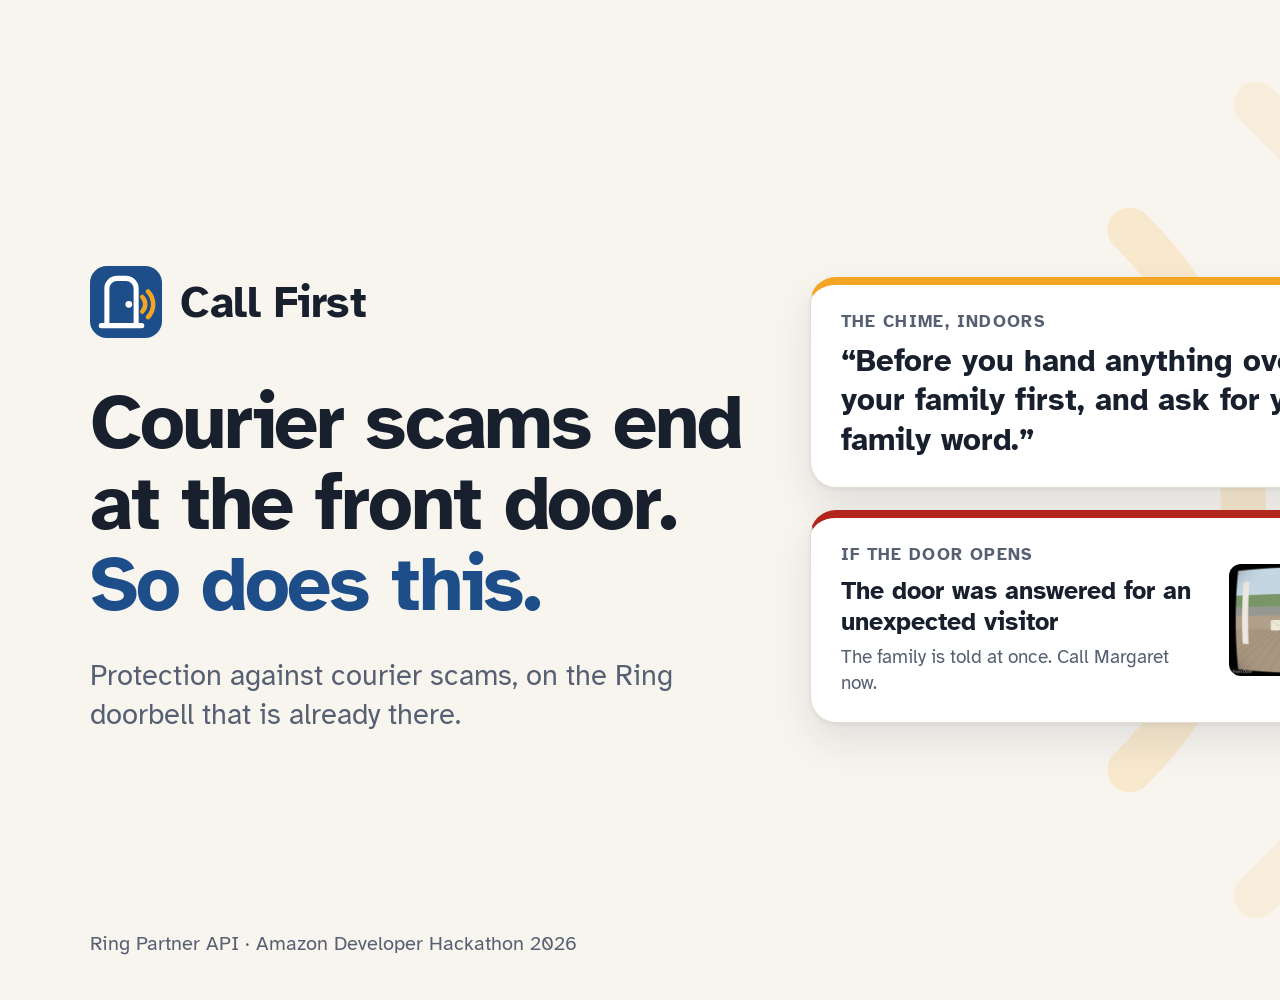
<file: submission/cover.html>
<!doctype html>
<html lang="en">
<head>
<meta charset="utf-8">
<title>Call First — cover</title>
<style>
@font-face { font-family: "AH"; font-weight: 400;
  src: url("../callfirst/static/fonts/atkinson-hyperlegible-400.woff2") format("woff2"); }
@font-face { font-family: "AH"; font-weight: 700;
  src: url("../callfirst/static/fonts/atkinson-hyperlegible-700.woff2") format("woff2"); }
:root { --bg: #f8f5ef; --ink: #18202e; --muted: #566072; --line: #e4ddd1; --brand: #1d4e89;
  --accent: #f5a524; --alarm: #b3261e; }
* { box-sizing: border-box; margin: 0; }
body { font-family: "AH", sans-serif; color: var(--ink); background: #ddd; }
.frame { width: 1500px; height: 1000px; background: var(--bg); position: relative; overflow: hidden;
  display: grid; grid-template-columns: 1.05fr .95fr; gap: 56px; align-items: center; padding: 90px; }
.wide .frame { width: 1280px; height: 640px; padding: 64px 70px; gap: 44px; }
.logo .frame { width: 1200px; height: 400px; display: flex; justify-content: center; padding: 0; }

/* The mark's arcs, grown into the background. */
.waves { position: absolute; right: -260px; top: 50%; width: 900px; height: 900px;
  transform: translateY(-50%); pointer-events: none; }

.brand { display: flex; align-items: center; gap: 18px; font-weight: 700; font-size: 44px;
  letter-spacing: -.01em; margin-bottom: 44px; }
.brand img { width: 72px; height: 72px; }
.logo .brand { font-size: 110px; gap: 36px; margin: 0; }
.logo .brand img { width: 170px; height: 170px; }
h1 { font-size: 78px; line-height: 1.04; letter-spacing: -.03em; }
h1 span { color: var(--brand); }
.sub { margin-top: 30px; font-size: 29px; line-height: 1.35; color: var(--muted); max-width: 640px; }
.wide .brand { font-size: 34px; margin-bottom: 30px; } .wide .brand img { width: 56px; height: 56px; }
.wide h1 { font-size: 60px; } .wide .sub { font-size: 23px; margin-top: 22px; }

.scene { display: grid; gap: 22px; position: relative; z-index: 1; }
.card { background: #fff; border: 1px solid var(--line); border-radius: 26px; padding: 26px 30px;
  box-shadow: 0 2px 4px rgba(24,32,46,.06), 0 18px 40px rgba(24,32,46,.10); }
.chime { border-top: 8px solid var(--accent); }
.phone { border-top: 8px solid var(--alarm); display: grid; grid-template-columns: 1fr 150px; gap: 20px;
  align-items: center; }
.label { font-size: 17px; font-weight: 700; letter-spacing: .08em; text-transform: uppercase;
  color: var(--muted); margin-bottom: 10px; }
.chime q { display: block; font-size: 31px; font-weight: 700; line-height: 1.28; quotes: "“" "”"; }
.phone strong { display: block; font-size: 25px; line-height: 1.25; }
.phone .small { font-size: 19px; color: var(--muted); margin-top: 8px; line-height: 1.35; }
.phone img { width: 150px; height: 112px; object-fit: cover; border-radius: 12px; }
.wide .card { padding: 20px 24px; border-radius: 22px; }
.wide .chime q { font-size: 24px; } .wide .phone strong { font-size: 20px; }
.wide .phone .small { font-size: 16px; } .wide .label { font-size: 14px; }
.wide .phone { grid-template-columns: 1fr 120px; } .wide .phone img { width: 120px; height: 90px; }
.ring { position: absolute; left: 90px; bottom: 44px; font-size: 20px; color: var(--muted); }
.wide .ring { left: 70px; bottom: 30px; font-size: 16px; }
.logo .ring, .logo .waves, .logo .scene, .logo .text > :not(.brand) { display: none; }
</style>
</head>
<body>
<div class="frame">
  <svg class="waves" viewBox="0 0 100 100" aria-hidden="true">
    <path d="M30 20a42 42 0 0 1 0 60" fill="none" stroke="#f5a524" stroke-opacity=".16" stroke-width="5" stroke-linecap="round"/>
    <path d="M44 6a60 60 0 0 1 0 88" fill="none" stroke="#f5a524" stroke-opacity=".10" stroke-width="5" stroke-linecap="round"/>
  </svg>
  <div class="text">
    <div class="brand"><img src="../callfirst/static/logo-mark.svg" alt=""> Call First</div>
    <h1>Courier scams end at the front door. <span>So does this.</span></h1>
    <p class="sub">Protection against courier scams, on the Ring doorbell that is already there.</p>
  </div>
  <div class="scene">
    <div class="card chime">
      <div class="label">The chime, indoors</div>
      <q>Before you hand anything over, call your family first, and ask for your family word.</q>
    </div>
    <div class="card phone">
      <div>
        <div class="label">If the door opens</div>
        <strong>The door was answered for an unexpected visitor</strong>
        <div class="small">The family is told at once. Call Margaret now.</div>
      </div>
      <img src="../demo/default.jpg" alt="">
    </div>
  </div>
  <div class="ring">Ring Partner API · Amazon Developer Hackathon 2026</div>
</div>
<script>
  document.body.className = new URLSearchParams(location.search).get("v") || "";
</script>
</body>
</html>
</file>
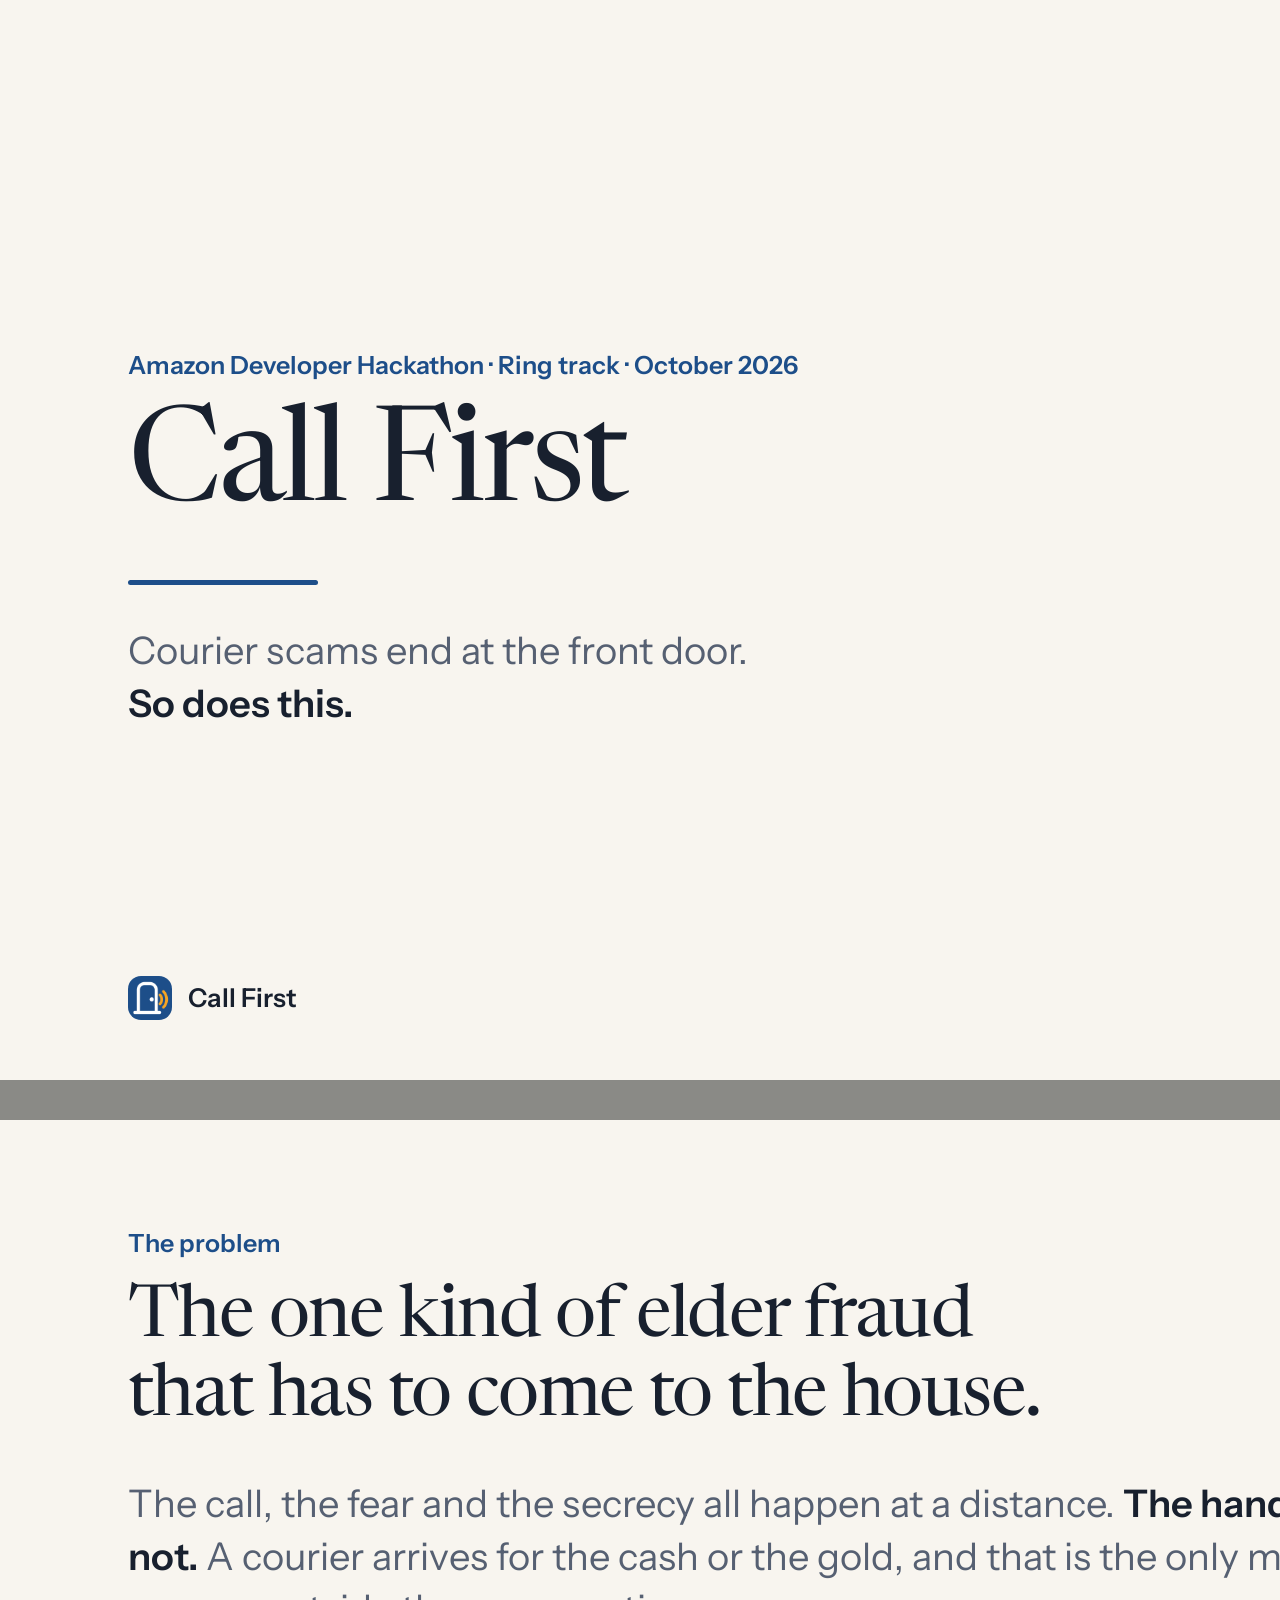
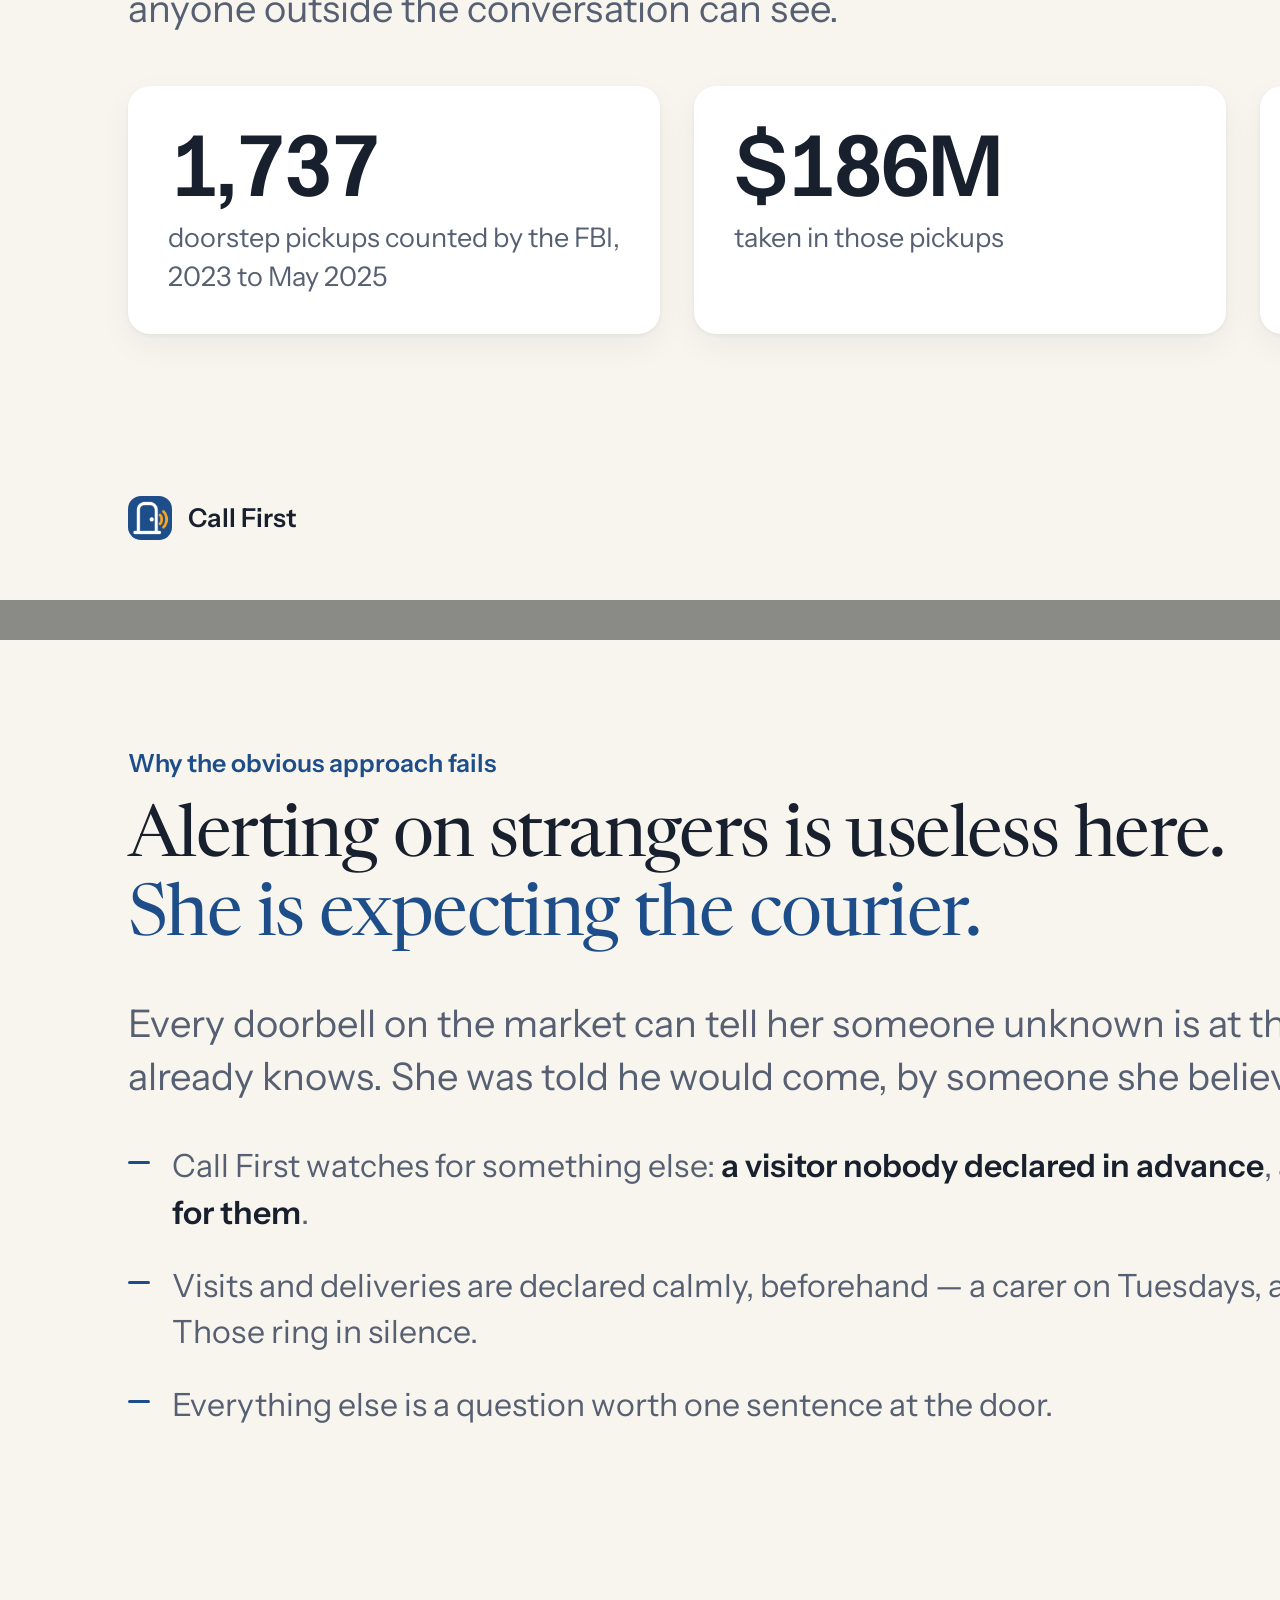
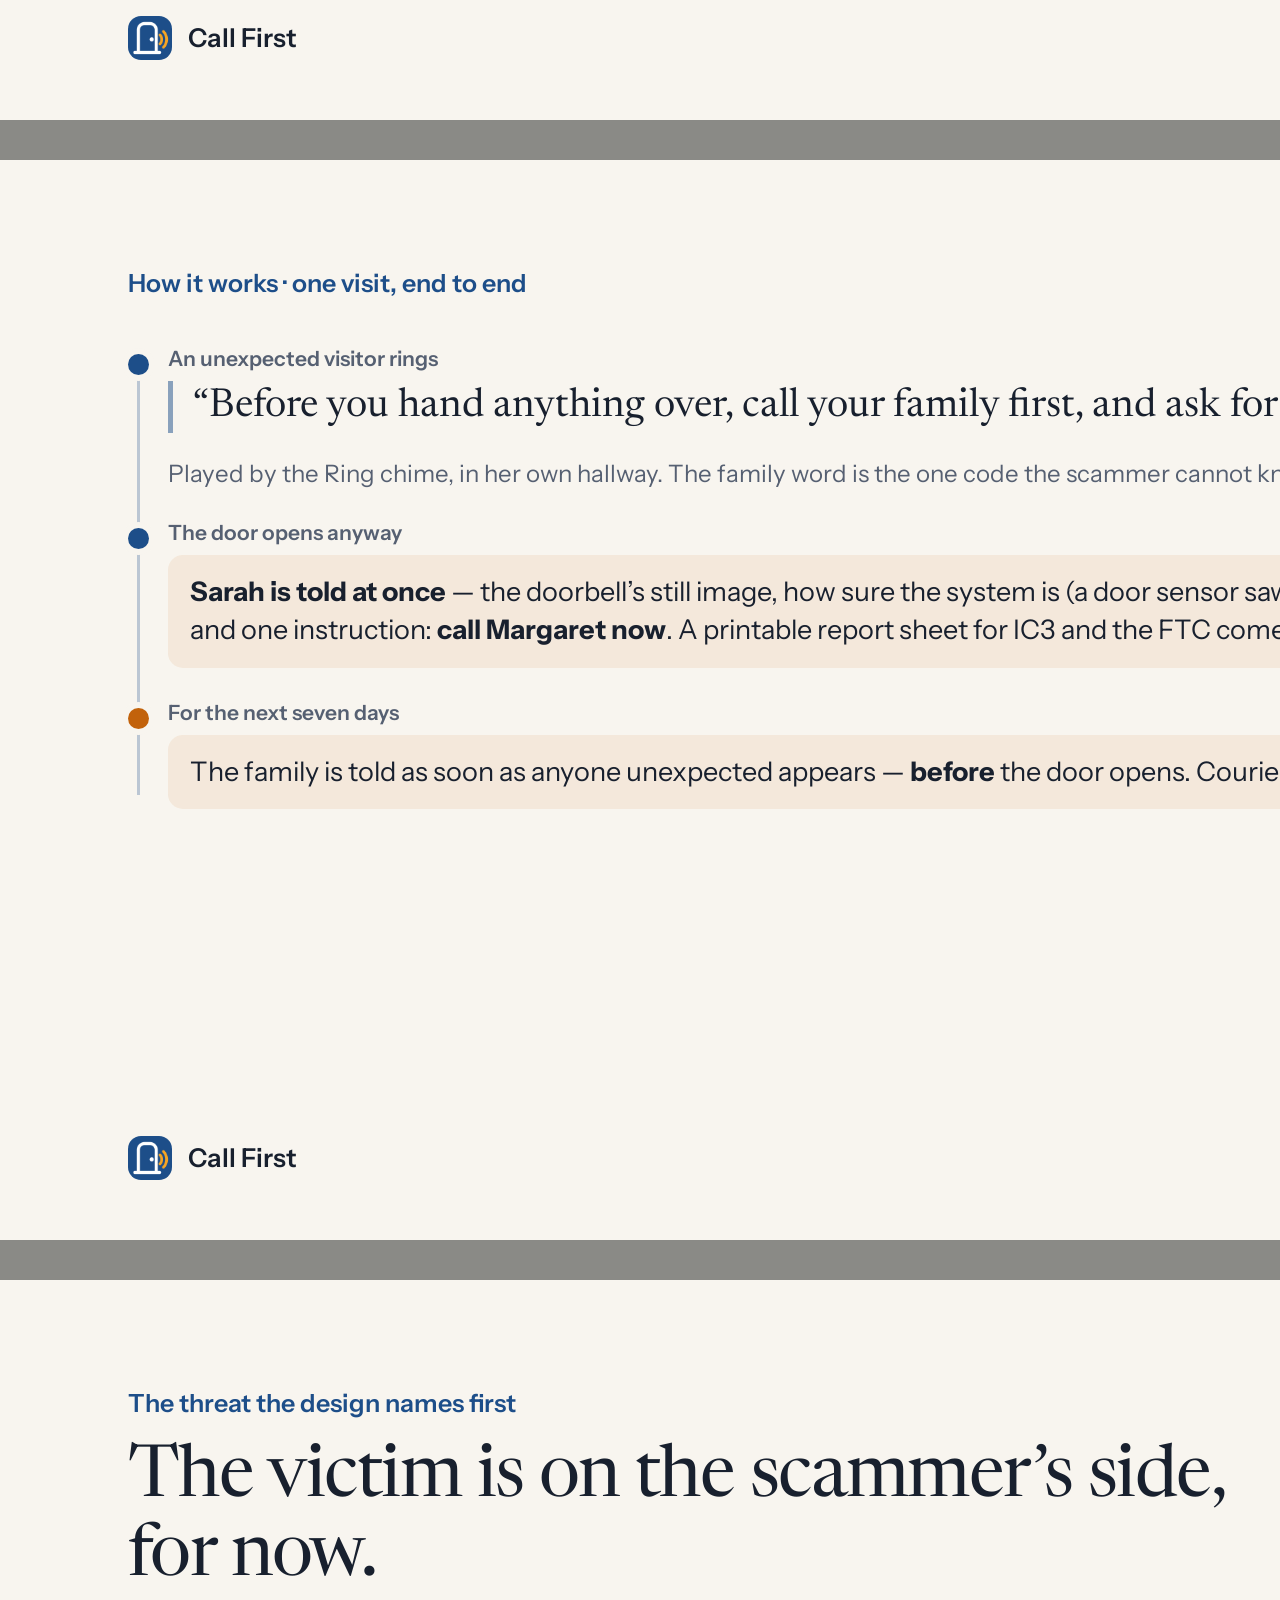
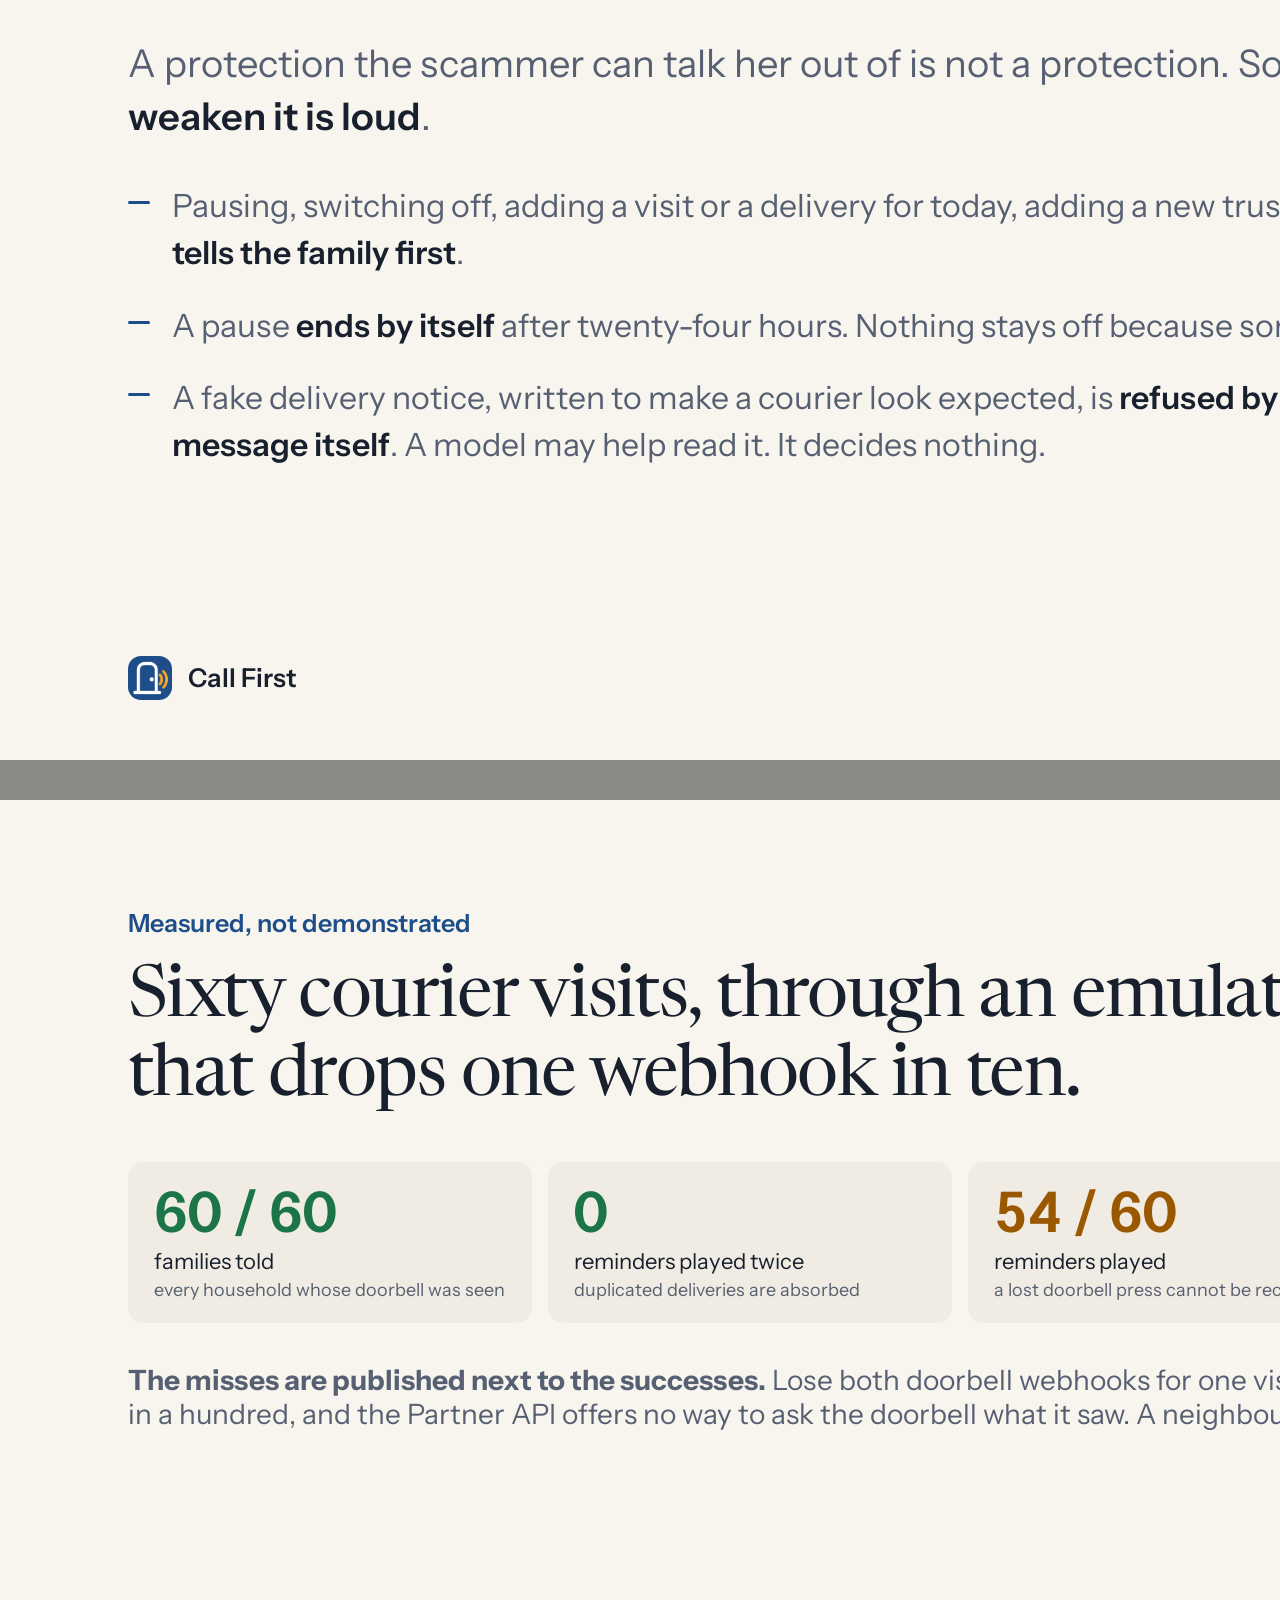
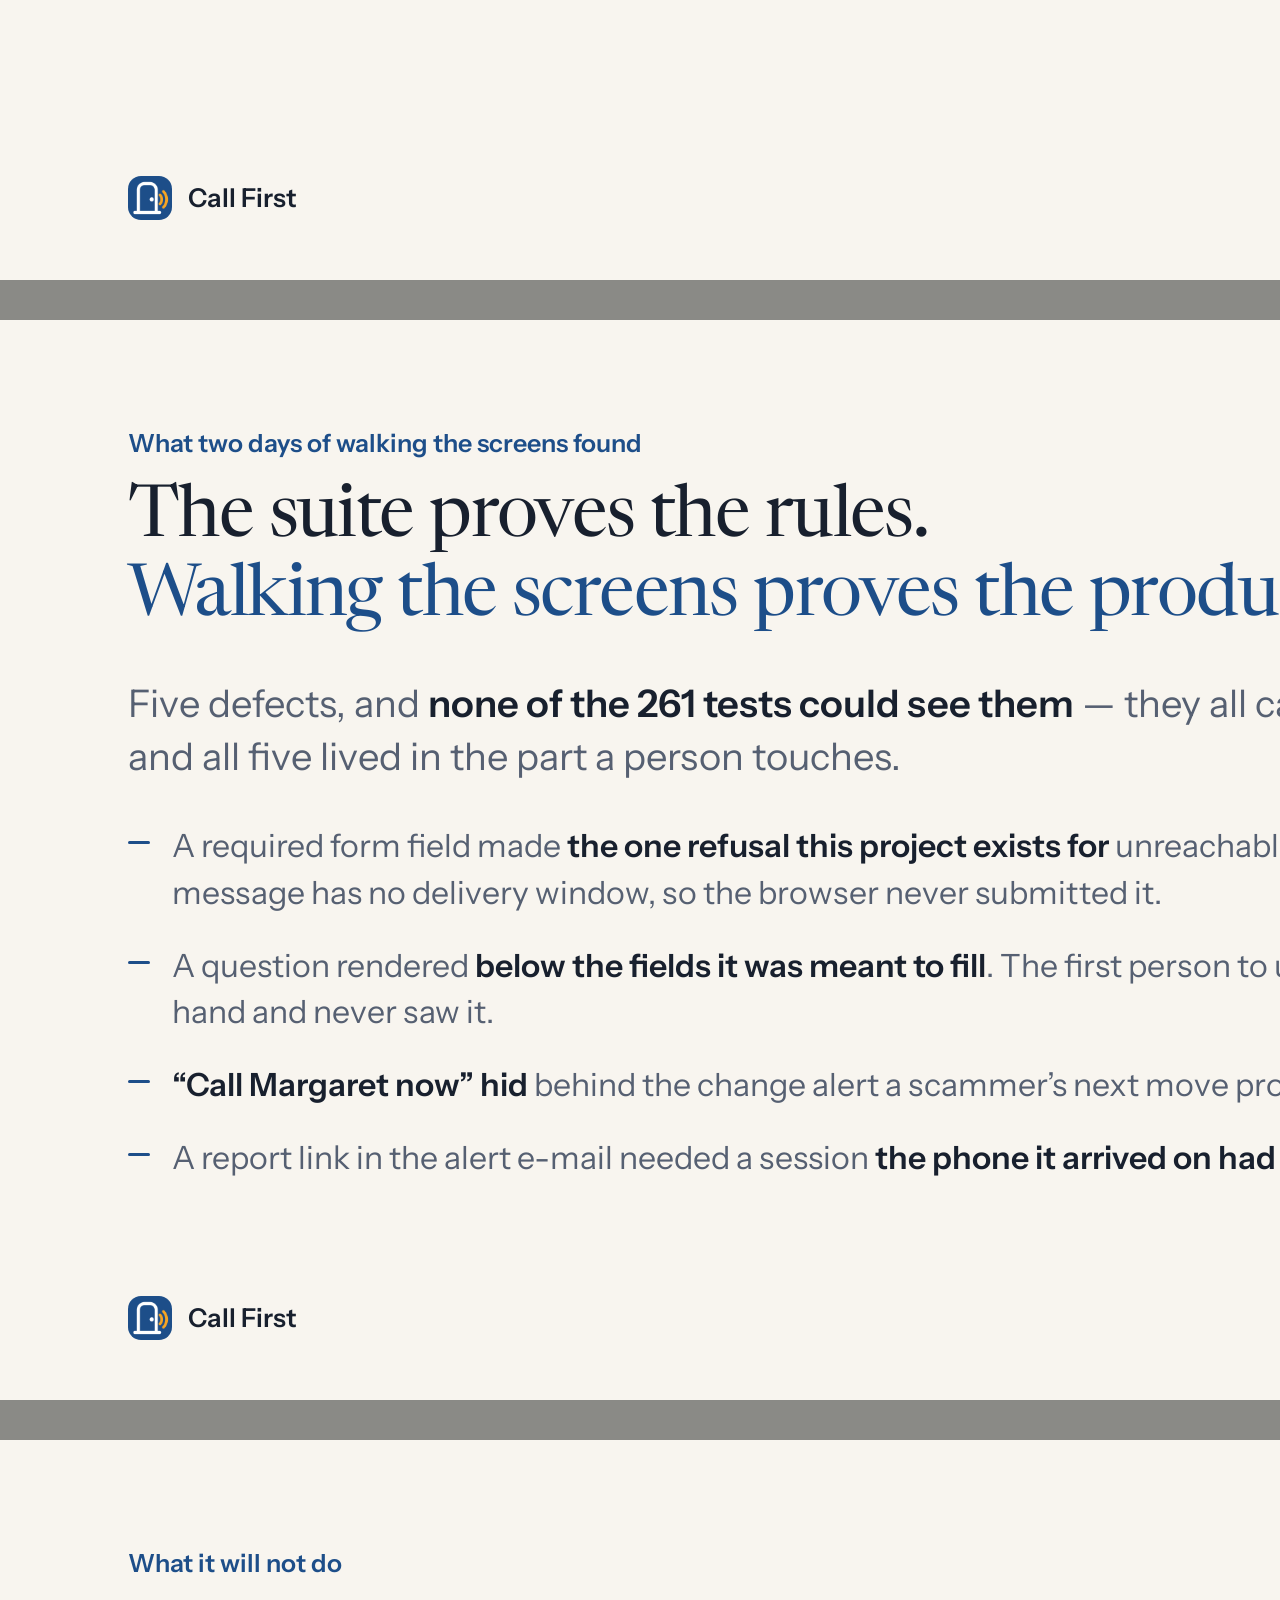
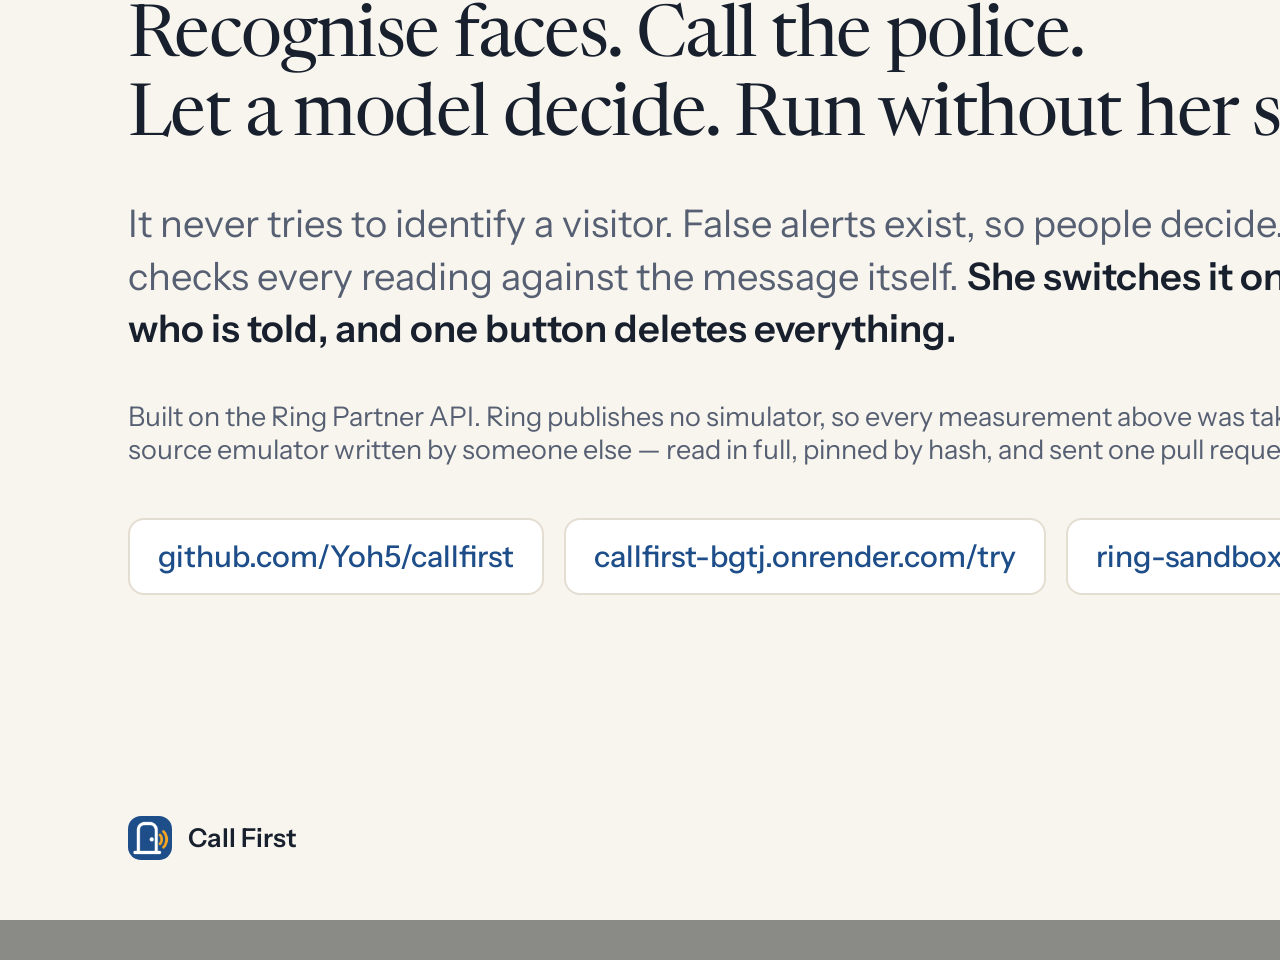
<file: submission/slides.html>
<!doctype html>
<html lang="en">
<head>
<meta charset="utf-8">
<title>Call First - pitch deck</title>
<link rel="preconnect" href="https://fonts.googleapis.com">
<link rel="preconnect" href="https://fonts.gstatic.com" crossorigin>
<link href="https://fonts.googleapis.com/css2?family=Instrument+Sans:wght@400;500;600&family=Newsreader:opsz,wght@6..72,400;6..72,500&display=swap" rel="stylesheet">
<style>
  /* The deck wears the product's own palette and type, because a deck that looks
     like something else is a deck about something else. Blue is Call First
     acting, amber is the family being told, green and red are status and never
     travel without a word beside them. The values are lifted from
     callfirst/static/style.css rather than chosen again here. */
  @page { size: 1920px 1080px; margin: 0; }
  :root {
    --bg: #FFFFFF; --page: #F8F5EF; --grouped: #F1ECE3;
    --ink: #18202E; --secondary: #566072; --separator: #E4DDD1;
    --brand: #1D4E89; --you: #C2620B;
    --flag: #9A5800; --flag-solid: #C2620B; --clear: #1C7547; --clear-solid: #2E9457;
    --serif: "Newsreader", Georgia, serif;
    --sans: "Instrument Sans", system-ui, sans-serif;
  }
  * { box-sizing: border-box; }
  html, body { margin: 0; background: #8a8a86; }
  body { font-family: var(--sans); color: var(--ink); -webkit-font-smoothing: antialiased; }
  .slide {
    width: 1920px; height: 1080px; background: var(--page); position: relative; overflow: hidden;
    padding: 108px 128px; break-after: page; margin: 0 auto 40px;
    -webkit-print-color-adjust: exact; print-color-adjust: exact;
  }
  @media print { html, body { background: #fff; } .slide { margin: 0; } }
  /* Sans ça, le `break-after` de la dernière diapo produit une neuvième
     page vide — vérifié en comptant les pages du PDF, pas en supposant. */
  .slide:last-of-type { break-after: auto; }

  .mark { width: 44px; height: 44px; border-radius: 13px; background: var(--brand); display: grid; place-items: center; flex: none; overflow: hidden; }
  .mark img { width: 44px; height: 44px; display: block; }
  .brand { position: absolute; left: 128px; bottom: 60px; display: flex; align-items: center; gap: 16px; font-size: 26px; font-weight: 600; }
  .no { position: absolute; right: 128px; bottom: 66px; font-size: 22px; color: var(--secondary); font-variant-numeric: tabular-nums; }

  h1 { font: 400 132px/1.02 var(--serif); letter-spacing: -0.03em; margin: 0; }
  h2 { font: 400 72px/1.1 var(--serif); letter-spacing: -0.022em; margin: 0 0 40px; max-width: 1500px; text-wrap: balance; }
  .kicker { font-size: 25px; font-weight: 600; color: var(--brand); margin: 0 0 22px; }
  .lede { font-size: 38px; line-height: 1.38; color: var(--secondary); margin: 0; max-width: 1380px; text-wrap: pretty; }
  .lede b { color: var(--ink); font-weight: 600; }
  em { font-style: normal; color: var(--brand); }

  .cols { display: flex; gap: 34px; margin-top: 50px; }
  .card { background: var(--bg); border-radius: 22px; padding: 38px 40px; flex: 1;
          box-shadow: 0 2px 4px rgba(24,32,46,.05), 0 12px 32px rgba(24,32,46,.05); }
  .card h3 { font: 600 32px/1.25 var(--sans); margin: 0 0 14px; }
  .card p { font-size: 27px; line-height: 1.45; color: var(--secondary); margin: 0; }
  .card .big { font: 600 84px/1 var(--sans); font-variant-numeric: tabular-nums; letter-spacing: -0.03em; display: block; margin-bottom: 10px; }
  .card.flag { background: linear-gradient(color-mix(in srgb, var(--flag-solid) 12%, #fff), #fff 190px); }
  .card.clear { background: linear-gradient(color-mix(in srgb, var(--clear-solid) 12%, #fff), #fff 190px); }
  .card.brandwash { background: linear-gradient(color-mix(in srgb, var(--brand) 9%, #fff), #fff 190px); }

  ul.points { list-style: none; margin: 40px 0 0; padding: 0; max-width: 1480px; }
  ul.points li { font-size: 32px; line-height: 1.46; margin: 0 0 26px; padding-left: 44px; position: relative; color: var(--secondary); }
  ul.points li::before { content: ""; position: absolute; left: 0; top: 18px; width: 22px; height: 3px; border-radius: 2px; background: var(--brand); }
  ul.points b { color: var(--ink); font-weight: 600; }

  /* -- the sequence, which is the whole argument ------------------------------- */
  .chain { margin-top: 34px; padding-left: 40px; position: relative; max-width: 1650px; }
  .chain::before { content: ""; position: absolute; left: 9px; top: 26px; bottom: 32px; width: 3px;
                   background: color-mix(in srgb, var(--brand) 28%, transparent); }
  .step { position: relative; padding: 14px 0 18px; }
  .step::before { content: ""; position: absolute; left: -40px; top: 22px; width: 21px; height: 21px;
                  border-radius: 50%; background: var(--brand); box-shadow: 0 0 0 6px var(--page); }
  .step:last-child::before { background: var(--you); }
  .what { display: block; font-size: 21px; font-weight: 600; color: var(--secondary); margin-bottom: 10px; }
  .said { font: 400 40px/1.3 var(--serif); margin: 0; padding-left: 20px;
          border-left: 5px solid color-mix(in srgb, var(--brand) 50%, transparent); }
  .told { font-size: 27px; line-height: 1.42; background: color-mix(in srgb, var(--you) 9%, transparent);
          border-radius: 15px; padding: 18px 22px; margin: 0; max-width: 1560px; }
  .note { font-size: 24px; color: var(--secondary); margin: 26px 0 0; }

  .gauges { display: flex; gap: 16px; margin-top: 44px; }
  .gauge { background: var(--grouped); border-radius: 15px; padding: 22px 26px; flex: 1; }
  .gauge b { display: block; font: 600 56px/1 var(--sans); font-variant-numeric: tabular-nums; }
  .gauge span { display: block; font-size: 22px; margin-top: 8px; }
  .gauge small { display: block; font-size: 18px; color: var(--secondary); margin-top: 4px; }
  .gauge.held b { color: var(--clear); }
  .gauge.miss b { color: var(--flag); }

  .title-slide { display: flex; flex-direction: column; justify-content: center; }
  .rule { width: 190px; height: 5px; background: var(--brand); border-radius: 3px; margin: 44px 0 40px; }
  .final { display: flex; gap: 20px; margin-top: 52px; flex-wrap: wrap; }
  .final a { font-size: 30px; color: var(--brand); background: var(--bg); border: 2px solid var(--separator);
             border-radius: 16px; padding: 18px 28px; text-decoration: none; font-weight: 500; }
</style>
</head>
<body>

<!-- 1 -->
<section class="slide title-slide">
  <p class="kicker">Amazon Developer Hackathon &middot; Ring track &middot; October 2026</p>
  <h1>Call First</h1>
  <div class="rule"></div>
  <p class="lede">Courier scams end at the front door.<br><b>So does this.</b></p>
  <div class="brand"><span class="mark"><img src="logo-mark-512.png" alt=""></span> Call First</div>
  <div class="no">1</div>
</section>

<!-- 2 -->
<section class="slide">
  <p class="kicker">The problem</p>
  <h2>The one kind of elder fraud<br>that has to come to the house.</h2>
  <p class="lede">The call, the fear and the secrecy all happen at a distance. <b>The handover does
  not.</b> A courier arrives for the cash or the gold, and that is the only moment anyone outside
  the conversation can see.</p>
  <div class="cols">
    <div class="card"><span class="big">1,737</span><p>doorstep pickups counted by the FBI,
      2023 to May 2025</p></div>
    <div class="card"><span class="big">$186M</span><p>taken in those pickups</p></div>
    <div class="card"><span class="big">98%</span><p>of the losses reported by people over 60,
      per the Boston field office</p></div>
  </div>
  <div class="brand"><span class="mark"><img src="logo-mark-512.png" alt=""></span> Call First</div>
  <div class="no">2</div>
</section>

<!-- 3 -->
<section class="slide">
  <p class="kicker">Why the obvious approach fails</p>
  <h2>Alerting on strangers is useless here.<br><em>She is expecting the courier.</em></h2>
  <p class="lede">Every doorbell on the market can tell her someone unknown is at the door. She
  already knows. She was told he would come, by someone she believes.</p>
  <ul class="points">
    <li>Call First watches for something else: <b>a visitor nobody declared in advance</b>, and
      <b>the door opening for them</b>.</li>
    <li>Visits and deliveries are declared calmly, beforehand &mdash; a carer on Tuesdays, a parcel
      this afternoon. Those ring in silence.</li>
    <li>Everything else is a question worth one sentence at the door.</li>
  </ul>
  <div class="brand"><span class="mark"><img src="logo-mark-512.png" alt=""></span> Call First</div>
  <div class="no">3</div>
</section>

<!-- 4 -->
<section class="slide">
  <p class="kicker">How it works &middot; one visit, end to end</p>
  <div class="chain">
    <div class="step">
      <span class="what">An unexpected visitor rings</span>
      <p class="said">&ldquo;Before you hand anything over, call your family first, and ask for
        your family word.&rdquo;</p>
      <p class="note">Played by the Ring chime, in her own hallway. The family word is the one code
        the scammer cannot know.</p>
    </div>
    <div class="step">
      <span class="what">The door opens anyway</span>
      <p class="told"><b>Sarah is told at once</b> &mdash; the doorbell&rsquo;s still image, how sure
        the system is (a door sensor saw it, or only how long he stayed), and one instruction:
        <b>call Margaret now</b>. A printable report sheet for IC3 and the FTC comes with it.</p>
    </div>
    <div class="step">
      <span class="what">For the next seven days</span>
      <p class="told">The family is told as soon as anyone unexpected appears &mdash;
        <b>before</b> the door opens. Couriers come back.</p>
    </div>
  </div>
  <div class="brand"><span class="mark"><img src="logo-mark-512.png" alt=""></span> Call First</div>
  <div class="no">4</div>
</section>

<!-- 5 -->
<section class="slide">
  <p class="kicker">The threat the design names first</p>
  <h2>The victim is on the scammer&rsquo;s side,<br>for now.</h2>
  <p class="lede">A protection the scammer can talk her out of is not a protection. So
  <b>every way to weaken it is loud</b>.</p>
  <ul class="points">
    <li>Pausing, switching off, adding a visit or a delivery for today, adding a new trusted
      person: <b>each one tells the family first</b>.</li>
    <li>A pause <b>ends by itself</b> after twenty-four hours. Nothing stays off because someone
      forgot.</li>
    <li>A fake delivery notice, written to make a courier look expected, is <b>refused by code
      reading the message itself</b>. A model may help read it. It decides nothing.</li>
  </ul>
  <div class="brand"><span class="mark"><img src="logo-mark-512.png" alt=""></span> Call First</div>
  <div class="no">5</div>
</section>

<!-- 6 -->
<section class="slide">
  <p class="kicker">Measured, not demonstrated</p>
  <h2>Sixty courier visits, through an emulator<br>that drops one webhook in ten.</h2>
  <div class="gauges">
    <div class="gauge held"><b>60 / 60</b><span>families told</span>
      <small>every household whose doorbell was seen</small></div>
    <div class="gauge held"><b>0</b><span>reminders played twice</span>
      <small>duplicated deliveries are absorbed</small></div>
    <div class="gauge miss"><b>54 / 60</b><span>reminders played</span>
      <small>a lost doorbell press cannot be recovered</small></div>
    <div class="gauge"><b>261</b><span>tests</span>
      <small>and 48 rules broken on purpose</small></div>
  </div>
  <p class="note" style="font-size:28px; margin-top:40px"><b>The misses are published next to the
    successes.</b> Lose both doorbell webhooks for one visit and nobody is told &mdash; about one
    visit in a hundred, and the Partner API offers no way to ask the doorbell what it saw. A
    neighbour let in unannounced is a false alert.</p>
  <div class="brand"><span class="mark"><img src="logo-mark-512.png" alt=""></span> Call First</div>
  <div class="no">6</div>
</section>

<!-- 7 -->
<section class="slide">
  <p class="kicker">What two days of walking the screens found</p>
  <h2>The suite proves the rules.<br><em>Walking the screens proves the product.</em></h2>
  <p class="lede">Five defects, and <b>none of the 261 tests could see them</b> &mdash; they all call
  the API, and all five lived in the part a person touches.</p>
  <ul class="points">
    <li>A required form field made <b>the one refusal this project exists for</b> unreachable: a
      collection message has no delivery window, so the browser never submitted it.</li>
    <li>A question rendered <b>below the fields it was meant to fill</b>. The first person to use it
      filled them by hand and never saw it.</li>
    <li><b>&ldquo;Call Margaret now&rdquo; hid</b> behind the change alert a scammer&rsquo;s next
      move produces a minute later.</li>
    <li>A report link in the alert e-mail needed a session <b>the phone it arrived on had never
      had</b>.</li>
  </ul>
  <div class="brand"><span class="mark"><img src="logo-mark-512.png" alt=""></span> Call First</div>
  <div class="no">7</div>
</section>

<!-- 8 -->
<section class="slide">
  <p class="kicker">What it will not do</p>
  <h2>Recognise faces. Call the police.<br>Let a model decide. Run without her say.</h2>
  <p class="lede">It never tries to identify a visitor. False alerts exist, so people decide. Code
  checks every reading against the message itself. <b>She switches it on, chooses who is told, and
  one button deletes everything.</b></p>
  <p class="note" style="font-size:27px; margin-top:44px">Built on the Ring Partner API. Ring
    publishes no simulator, so every measurement above was taken against <b>ring-sandbox</b> (MIT),
    an open source emulator written by someone else &mdash; read in full, pinned by hash, and sent
    one pull request back.</p>
  <div class="final">
    <a href="https://github.com/Yoh5/callfirst">github.com/Yoh5/callfirst</a>
    <a href="https://callfirst-bgtj.onrender.com/try">callfirst-bgtj.onrender.com/try</a>
    <a href="https://github.com/josepha-mayo/ring-sandbox/pull/10">ring-sandbox &middot; pull/10</a>
  </div>
  <div class="brand"><span class="mark"><img src="logo-mark-512.png" alt=""></span> Call First</div>
  <div class="no">8</div>
</section>

</body>
</html>
</file>
